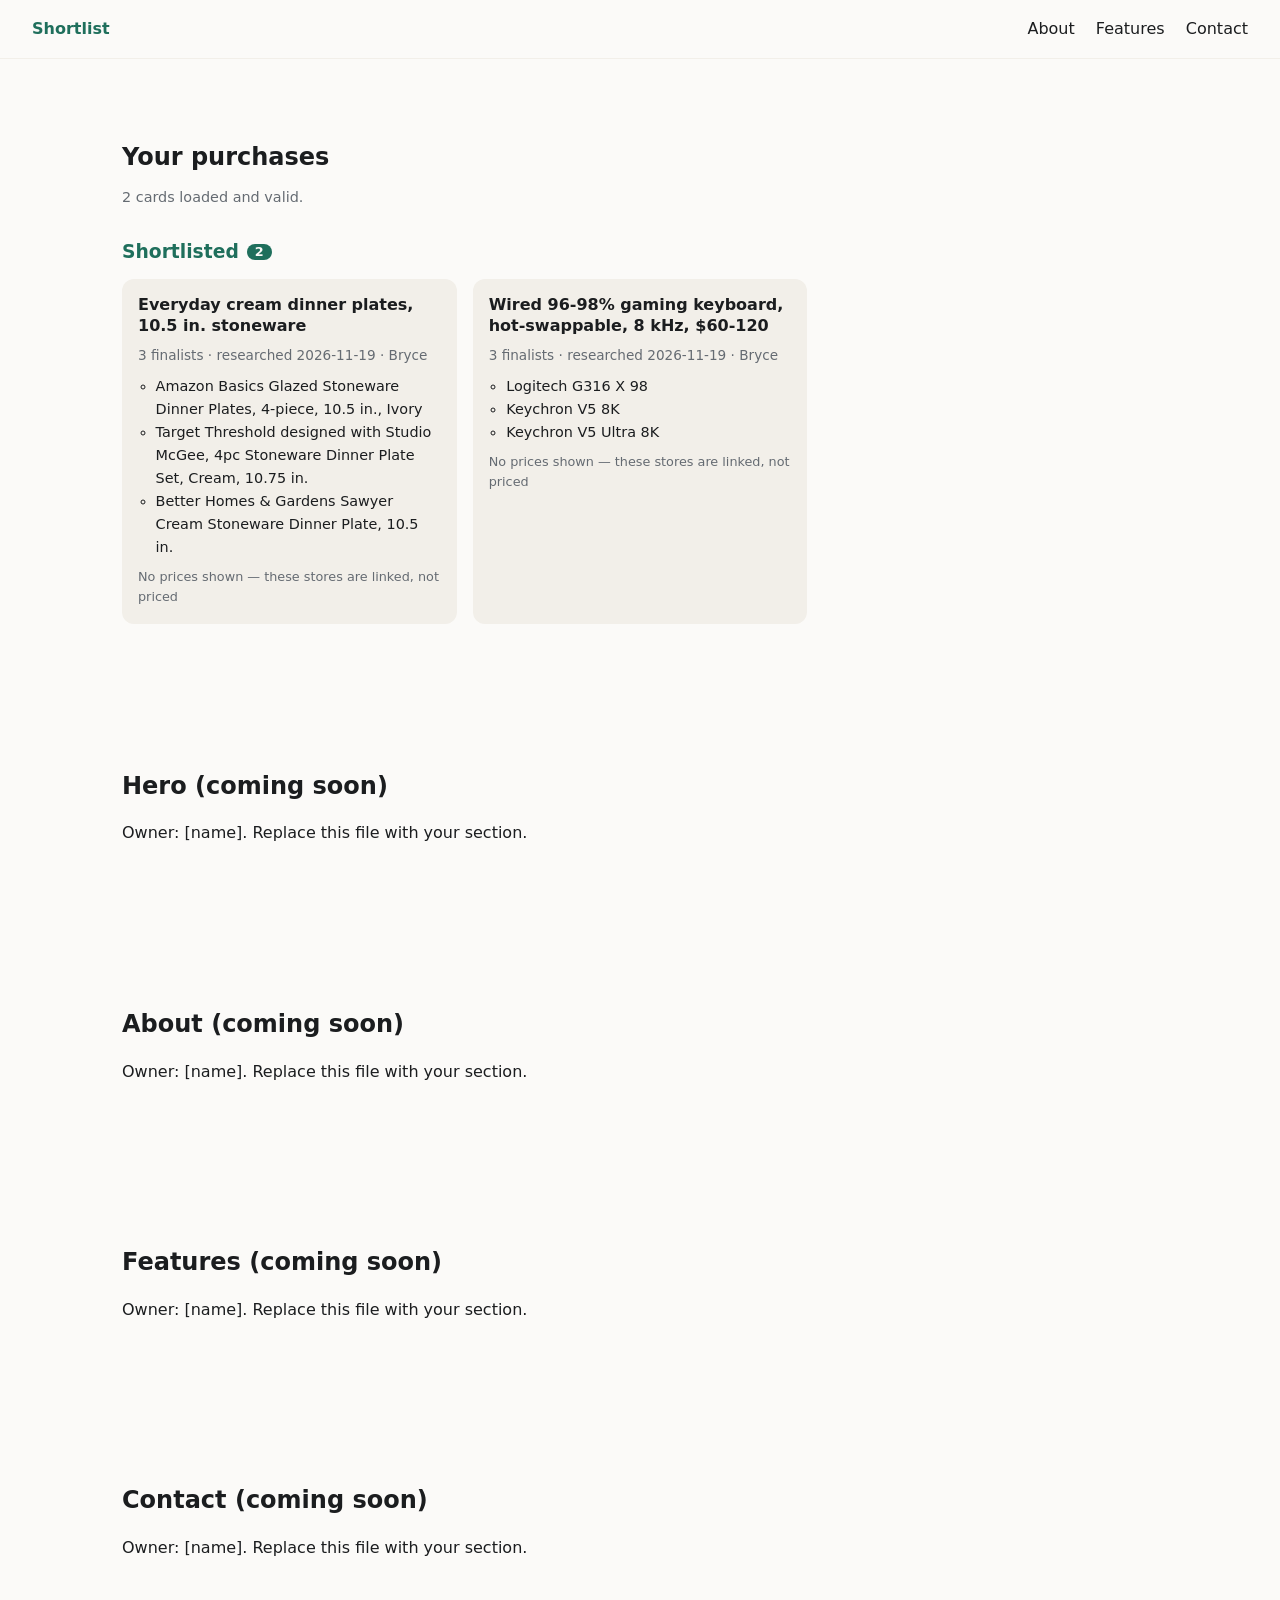
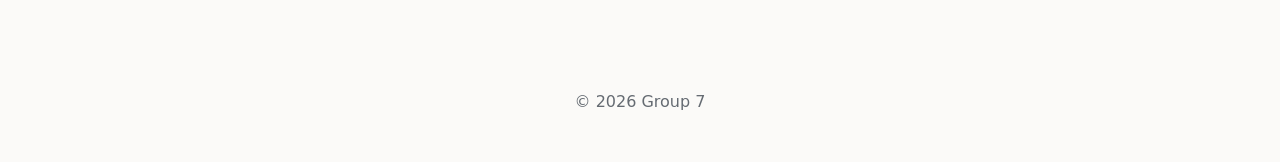
<file: index.html>
<!DOCTYPE html>
<html lang="en">
<head>
  <meta charset="UTF-8">
  <meta name="viewport" content="width=device-width, initial-scale=1">
  <title>Shortlist</title>
  <link rel="stylesheet" href="styles.css">
</head>
<body>
  <!-- Lead owns this file. Teammates edit only their file in sections/. -->
  <header class="site-header">
    <a class="logo" href="#hero">Shortlist</a>
    <nav>
      <a href="#about">About</a>
      <a href="#features">Features</a>
      <a href="#contact">Contact</a>
    </nav>
  </header>

  <main>
    <!-- Dashboard (F7): every purchase card under its stage. Drawn by app/dashboard.js. -->
    <section id="dashboard" aria-live="polite"></section>

    <div data-include="sections/hero.html"></div>
    <div data-include="sections/about.html"></div>
    <div data-include="sections/features.html"></div>
    <div data-include="sections/contact.html"></div>
  </main>

  <footer class="site-footer">
    <p>&copy; 2026 Group 7</p>
  </footer>

  <script type="module" src="app/main.js"></script>
  <script>
    // Loads each section file into the page. Needs a web server (use /preview), not file://.
    document.querySelectorAll('[data-include]').forEach(async (el) => {
      const path = el.dataset.include;
      try {
        const res = await fetch(path);
        if (!res.ok) throw new Error(res.status);
        el.outerHTML = await res.text();
      } catch (err) {
        el.innerHTML = `<p class="include-error">Couldn't load ${path}</p>`;
      }
    });
  </script>
</body>
</html>
</file>
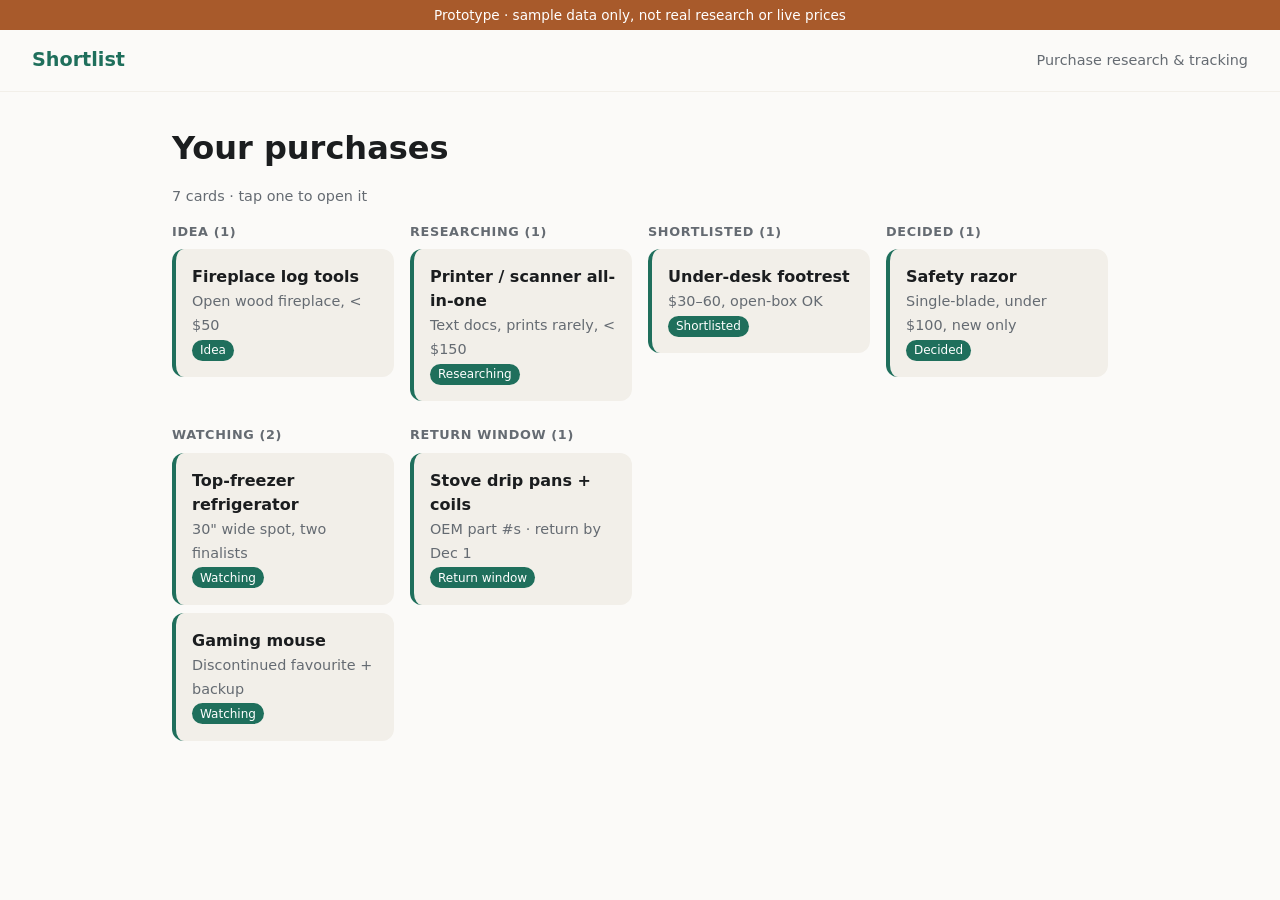
<file: prototype/index.html>
<!doctype html>
<html lang="en">
<head>
<meta charset="utf-8">
<meta name="viewport" content="width=device-width, initial-scale=1">
<title>Shortlist prototype</title>
<!--
  Throwaway prototype of where the Shortlist app is heading (docs/BRIEF.md + docs/PLAN.md).
  Self-contained in prototype/ so it touches none of the team's owned files, and it is NOT
  built the team's way (one file, inline script) — a picture of the goal, not code to copy.
  All data below is SAMPLE data, shaped like data/cards/*.json so it maps onto the real schema.
-->
<style>
  /* Same tokens as ai-group7/styles.css so the prototype looks like the real app will. */
  :root {
    --color-bg: #fbfaf8; --color-surface: #f2efe9; --color-text: #1b1d1f; --color-muted: #656b72;
    --color-primary: #1f6f5c; --color-accent: #a85a2b;
    --color-good: #1f6f5c; --color-warn: #8a5a12; --color-bad: #a33b32;
    --font-body: system-ui, -apple-system, "Segoe UI", Roboto, sans-serif;
    --space-s: .5rem; --space-m: 1rem; --space-l: 2rem; --radius: 12px; --max-width: 1000px;
  }
  * { box-sizing: border-box; }
  body { margin: 0; font-family: var(--font-body); color: var(--color-text); background: var(--color-bg); line-height: 1.5; }
  header { display: flex; justify-content: space-between; align-items: center; gap: var(--space-m);
           padding: var(--space-m) var(--space-l); border-bottom: 1px solid var(--color-surface); }
  header a { color: var(--color-primary); font-weight: 700; text-decoration: none; font-size: 1.2rem; }
  .banner { background: var(--color-accent); color: #fff; text-align: center; font-size: .85rem; padding: .3rem; }
  main { max-width: var(--max-width); margin: 0 auto; padding: var(--space-l); }
  h1 { margin: 0 0 var(--space-s); } h2 { margin-top: var(--space-l); font-size: 1.15rem; }
  .muted { color: var(--color-muted); font-size: .9rem; }

  /* Dashboard: one column per stage group */
  .board { display: grid; grid-template-columns: repeat(auto-fill, minmax(220px, 1fr)); gap: var(--space-m); }
  .stage h3 { font-size: .8rem; text-transform: uppercase; letter-spacing: .05em; color: var(--color-muted); margin: 0 0 var(--space-s); }
  .tile { display: block; background: var(--color-surface); border-radius: var(--radius); padding: var(--space-m);
          margin-bottom: var(--space-s); color: inherit; text-decoration: none; border-left: 4px solid var(--color-primary); }
  .tile:hover { outline: 2px solid var(--color-primary); }
  .tile strong { display: block; }
  .pill { display: inline-block; font-size: .75rem; padding: .1rem .5rem; border-radius: 99px;
          background: var(--color-primary); color: #fff; }

  /* Stage progress bar on the detail view */
  .stages { display: flex; flex-wrap: wrap; gap: 4px; margin: var(--space-m) 0; padding: 0; list-style: none; }
  .stages li { font-size: .75rem; padding: .2rem .5rem; border-radius: 99px; background: var(--color-surface); color: var(--color-muted); }
  .stages li.done { background: #d9e8e3; color: var(--color-primary); }
  .stages li.now { background: var(--color-primary); color: #fff; font-weight: 600; }

  table { width: 100%; border-collapse: collapse; font-size: .92rem; }
  th, td { text-align: left; padding: .45rem .5rem; border-bottom: 1px solid var(--color-surface); vertical-align: top; }
  th { color: var(--color-muted); font-weight: 600; font-size: .8rem; }
  .tier { font-size: .75rem; padding: .05rem .45rem; border-radius: 99px; white-space: nowrap; }
  .tier.most-credible { background: #d9e8e3; color: var(--color-good); }
  .tier.fair { background: #f1e6d3; color: var(--color-warn); }
  .tier.low { background: #f3dcd9; color: var(--color-bad); }
  .lowest { color: var(--color-good); font-weight: 600; font-size: .75rem; }
  .unpriced td { color: var(--color-muted); font-style: italic; }
  .verdict { padding: var(--space-m); border-radius: var(--radius); background: var(--color-surface); border-left: 4px solid; margin-top: var(--space-m); }
  .verdict.real { border-color: var(--color-good); } .verdict.normal { border-color: var(--color-warn); } .verdict.inflated { border-color: var(--color-bad); }

  .finalists { display: grid; grid-template-columns: repeat(auto-fit, minmax(220px, 1fr)); gap: var(--space-m); }
  .finalist { background: var(--color-surface); border-radius: var(--radius); padding: var(--space-m); }
  .choose li { margin-bottom: .3rem; }
  textarea { width: 100%; min-height: 220px; font: .85rem ui-monospace, Consolas, monospace; padding: var(--space-s);
             border: 1px solid #ddd; border-radius: var(--radius); background: #fff; color: var(--color-text); }
  button { background: var(--color-primary); color: #fff; border: 0; border-radius: var(--radius); padding: .5rem 1rem; font: inherit; cursor: pointer; }
  .back { display: inline-block; margin-bottom: var(--space-m); color: var(--color-primary); }

  @media (max-width: 600px) {
    header, main { padding: var(--space-m); }
    th, td { padding: .35rem .3rem; font-size: .85rem; }
  }
</style>
</head>
<body>
<div class="banner">Prototype · sample data only, not real research or live prices</div>
<header><a href="#">Shortlist</a><span class="muted">Purchase research &amp; tracking</span></header>
<main id="app"></main>

<script>
// Stage list copied from ai-group7/app/schema.js so the prototype uses the same vocabulary.
const STAGES = ['idea','researching','shortlisted','decided','watching','bought','return-window','owned','closed'];
const LABEL = s => s.replace('-', ' ').replace(/^./, c => c.toUpperCase());

// Sample cards. Items come from the brief's demo list (§10). The razor prices echo what the
// real fetcher reported in PLAN.md F9; everything else is invented to show the layout.
const CARDS = [
  {
    slug: 'safety-razor', title: 'Safety razor', stage: 'decided', researched_on: '2026-11-19',
    brief: 'Single-blade, under $100, new only',
    sources: [
      { name: 'Independent lab-style review (sample)', tier: 'most-credible', dated: '2026-03-02' },
      { name: 'Manufacturer spec pages', tier: 'fair', dated: 'not stated' },
      { name: 'Shaving forum owner thread', tier: 'low', dated: '2025-10-14' },
    ],
    finalists: [
      { name: 'Leaf Two', why: 'Pivoting head, forgiving for beginners' },
      { name: 'Henson razor', why: 'Very low blade exposure, machined aluminum' },
    ],
    compare: [
      ['Blade type', 'Half or full blade', 'Standard double-edge'],
      ['Head', 'Pivoting', 'Fixed'],
      ['Weight', 'Not published', '~2 oz'],
      ['Blade cost / yr', '~$15 (sample)', '~$10 (sample)'],
      ['Total cost, yr 1', '~$94', '~$115'],
    ],
    choose_if: [
      { condition: 'you have never used a safety razor', pick: 'Leaf Two' },
      { condition: 'you shave more than four times a week', pick: 'Henson razor' },
    ],
    prices: [
      { store: 'leafshave.com', product: 'Leaf Two', total: 79.00, was: 109.00, stock: 'In stock', checked: '2026-11-20 09:17' },
      { store: 'hensonshaving.com', product: 'Henson razor', total: 105.00, was: 150.96, stock: 'In stock', checked: '2026-11-20 09:17' },
      { store: 'Amazon', product: 'Leaf Two', total: null, url: '#' },
    ],
    sale: { list: 109, low: 69, high: 109, today: 79, verdict: 'real', target: 75 },
  },
  { slug: 'fridge', title: 'Top-freezer refrigerator', stage: 'watching', researched_on: '2026-11-12', brief: '30" wide spot, two finalists' },
  { slug: 'printer', title: 'Printer / scanner all-in-one', stage: 'researching', researched_on: '2026-11-18', brief: 'Text docs, prints rarely, < $150' },
  { slug: 'fireplace', title: 'Fireplace log tools', stage: 'idea', researched_on: '2026-11-19', brief: 'Open wood fireplace, < $50' },
  { slug: 'footrest', title: 'Under-desk footrest', stage: 'shortlisted', researched_on: '2026-11-15', brief: '$30–60, open-box OK' },
  { slug: 'drip-pans', title: 'Stove drip pans + coils', stage: 'return-window', researched_on: '2026-11-01', brief: 'OEM part #s · return by Dec 1' },
  { slug: 'mouse', title: 'Gaming mouse', stage: 'watching', researched_on: '2026-11-10', brief: 'Discontinued favourite + backup' },
];

const money = n => '$' + n.toFixed(2);
const esc = s => String(s).replace(/[&<>"]/g, c => ({ '&':'&amp;','<':'&lt;','>':'&gt;','"':'&quot;' }[c]));

// Dashboard (PLAN F7 + F3): cards grouped under their stage, only stages that have cards.
function dashboard() {
  const groups = STAGES.map(s => [s, CARDS.filter(c => c.stage === s)]).filter(([, cs]) => cs.length);
  return `<h1>Your purchases</h1><p class="muted">${CARDS.length} cards · tap one to open it</p>
  <div class="board">${groups.map(([s, cs]) => `<section class="stage"><h3>${LABEL(s)} (${cs.length})</h3>
    ${cs.map(c => `<a class="tile" href="#${c.slug}"><strong>${esc(c.title)}</strong>
      <span class="muted">${esc(c.brief)}</span><br><span class="pill">${LABEL(c.stage)}</span></a>`).join('')}
  </section>`).join('')}</div>`;
}

// Price table (PLAN F5): cheapest total first; stores we may not republish get their own
// "price not shown" row instead of a blank cell (decision 0005).
function priceTable(c) {
  const priced = c.prices.filter(p => p.total != null).sort((a, b) => a.total - b.total);
  const unpriced = c.prices.filter(p => p.total == null);
  const rows = priced.map((p, i) => `<tr><td>${esc(p.store)}${i === 0 ? '<br><span class="lowest">Lowest today</span>' : ''}</td>
      <td>${esc(p.product)}</td><td>${money(p.total)}<br><span class="muted"><s>${money(p.was)}</s></span></td>
      <td>${esc(p.stock)}</td><td class="muted">${esc(p.checked)}</td></tr>`).join('')
    + unpriced.map(p => `<tr class="unpriced"><td>${esc(p.store)}</td><td>${esc(p.product)}</td>
      <td colspan="3">Price not shown — <a href="${p.url}">see at ${esc(p.store)} →</a></td></tr>`).join('');
  const s = c.sale, words = { real: 'Real deal', normal: 'Normal price', inflated: 'Inflated list price' };
  return `<table><thead><tr><th>Store</th><th>Product</th><th>Total</th><th>Stock</th><th>Checked</th></tr></thead>
    <tbody>${rows}</tbody></table>
    <h2>Is the sale real?</h2>
    <table><thead><tr><th>List</th><th>All-time low</th><th>All-time high</th><th>Today</th></tr></thead>
    <tbody><tr><td>${money(s.list)}</td><td>${money(s.low)}</td><td>${money(s.high)}</td><td>${money(s.today)}</td></tr></tbody></table>
    <div class="verdict ${s.verdict}"><strong>${words[s.verdict]}.</strong> Target price: ${money(s.target)}.</div>`;
}

// Share message (PLAN F6 / brief §6): one plain-text message, no markdown.
function shareText(c) {
  const cheapest = name => c.prices.filter(p => p.product === name && p.total != null).sort((a, b) => a.total - b.total)[0];
  const lines = [`Pick: ${c.choose_if[0].pick} if ${c.choose_if[0].condition}.`, ''];
  c.finalists.forEach((f, i) => {
    const p = cheapest(f.name);
    lines.push(`${i + 1}. ${f.name}`, `- ${p ? money(p.total) + ' at ' + p.store : 'Price not shown'}`, `- ${f.why}`, '');
  });
  lines.push(c.choose_if.map(b => `${b.pick} = ${b.condition}`).join(' / '), 'Prices may change.');
  return lines.join('\n');
}

function detail(c) {
  const at = STAGES.indexOf(c.stage);
  const head = `<a class="back" href="#">← All purchases</a><h1>${esc(c.title)}</h1>
    <p class="muted">${esc(c.brief)} · researched ${c.researched_on}</p>
    <ul class="stages">${STAGES.map((s, i) => `<li class="${i < at ? 'done' : i === at ? 'now' : ''}">${LABEL(s)}</li>`).join('')}</ul>`;
  if (!c.sources) return head + `<p class="muted">This sample card only has a title so far. Open <a href="#safety-razor">Safety razor</a> to see a fully researched card.</p>`;
  return head + `
    <h2>1 · Sources</h2>
    <table><thead><tr><th>Source</th><th>Credibility</th><th>Dated</th></tr></thead><tbody>
      ${c.sources.map(s => `<tr><td>${esc(s.name)}</td><td><span class="tier ${s.tier}">${s.tier.replace('-', ' ')}</span></td><td>${esc(s.dated)}</td></tr>`).join('')}
    </tbody></table>

    <h2>2 · Finalists</h2>
    <div class="finalists">${c.finalists.map(f => `<div class="finalist"><strong>${esc(f.name)}</strong><br><span class="muted">${esc(f.why)}</span></div>`).join('')}</div>

    <h2>3 · Comparison</h2>
    <table><thead><tr><th>Factor</th>${c.finalists.map(f => `<th>${esc(f.name)}</th>`).join('')}</tr></thead><tbody>
      ${c.compare.map(r => `<tr>${r.map((v, i) => i ? `<td>${esc(v)}</td>` : `<th>${esc(v)}</th>`).join('')}</tr>`).join('')}
    </tbody></table>
    <ul class="choose">${c.choose_if.map(b => `<li>Choose <strong>${esc(b.pick)}</strong> if ${esc(b.condition)}.</li>`).join('')}</ul>

    <h2>4 · Where it's cheapest</h2>${priceTable(c)}

    <h2>5 · Share</h2>
    <textarea id="share" readonly>${esc(shareText(c))}</textarea>
    <p><button id="copy">Copy message</button> <span id="copied" class="muted"></span></p>`;
}

// Tiny hash router: "#" = dashboard, "#slug" = that card.
function render() {
  const card = CARDS.find(c => c.slug === location.hash.slice(1));
  document.getElementById('app').innerHTML = card ? detail(card) : dashboard();
  window.scrollTo(0, 0);
  const btn = document.getElementById('copy');
  if (btn) btn.onclick = () => navigator.clipboard.writeText(document.getElementById('share').value)
    .then(() => document.getElementById('copied').textContent = 'Copied!')
    .catch(() => document.getElementById('copied').textContent = 'Select the text and copy it manually.');
}
addEventListener('hashchange', render);
render();
</script>
</body>
</html>
</file>
<file: styles.css>
/* Lead owns this file. Sections use these variables; never hard-code colors or fonts. */
:root {
  --color-bg: #fbfaf8;        /* warm off-white */
  --color-surface: #f2efe9;   /* table rows, cards */
  --color-text: #1b1d1f;
  --color-muted: #656b72;     /* timestamps, "checked on" */
  --color-primary: #1f6f5c;   /* deep green */
  --color-accent: #a85a2b;    /* clay, for badges */

  /* Verdict colours for "Is the sale real?" — defined centrally so four
     teammates don't each invent their own red. All pairs checked against
     --color-bg: every one passes WCAG AA for normal text. */
  --color-good: #1f6f5c;      /* real deal        5.77:1 */
  --color-warn: #8a5a12;      /* normal price     5.67:1 */
  --color-bad:  #a33b32;      /* inflated list    6.23:1 */

  --font-body: system-ui, -apple-system, "Segoe UI", Roboto, sans-serif;
  --font-heading: var(--font-body);  /* [pick a heading font] */

  --space-s: 0.5rem;
  --space-m: 1rem;
  --space-l: 2rem;
  --space-xl: 4rem;
  --radius: 12px;
  --max-width: 1100px;
}

/* Anchor targets must clear the sticky header. Without this, clicking a nav link puts the
   section's top edge at y=0 — underneath .site-header — hiding its heading. Desktop happened to
   survive on section padding alone; the 600px breakpoint shrinks that padding while the stacked
   header grows, so the heading went 40px under it. See BUGLOG BUG-001. */
html { scroll-padding-top: 6rem; }

* { box-sizing: border-box; }
body { margin: 0; font-family: var(--font-body); color: var(--color-text); background: var(--color-bg); line-height: 1.6; }
h1, h2, h3 { font-family: var(--font-heading); line-height: 1.2; }
img { max-width: 100%; height: auto; }

.site-header { display: flex; justify-content: space-between; align-items: center; padding: var(--space-m) var(--space-l); position: sticky; top: 0; background: var(--color-bg); border-bottom: 1px solid var(--color-surface); z-index: 10; }
.site-header nav a { margin-left: var(--space-m); color: var(--color-text); text-decoration: none; }
.logo { font-weight: 700; color: var(--color-primary); text-decoration: none; }

main > section { padding: var(--space-xl) var(--space-l); max-width: var(--max-width); margin: 0 auto; }
.site-footer { text-align: center; padding: var(--space-l); color: var(--color-muted); }
.include-error { color: #c00; text-align: center; }

@media (max-width: 600px) {
  .site-header { flex-direction: column; gap: var(--space-s); }
  .site-header nav a { margin: 0 var(--space-s); }
  main > section { padding: var(--space-l) var(--space-m); }
}

/* Data layer status and errors (F2). A broken card has to be visible, not silent — the whole
   point of validating is that someone notices. */
.data-ok { color: var(--color-muted); font-size: 0.9rem; }
.data-problems { border-left: 4px solid var(--color-bad); background: var(--color-surface); padding: var(--space-m); border-radius: 0 var(--radius) var(--radius) 0; }
.data-problems code { font-family: ui-monospace, Menlo, Consolas, monospace; font-size: 0.85em; }
.data-problems ul { margin: var(--space-s) 0; }

/* Dashboard (F7). Scoped under #dashboard so a teammate's component can't collide with it.
   The card entries are intentionally plain: F3 owns how a single card looks. */
#dashboard h2 { margin-bottom: var(--space-s); }
#dashboard .dash-stage { margin-top: var(--space-l); }
#dashboard .dash-stage h3 { display: flex; align-items: center; gap: var(--space-s); margin: 0 0 var(--space-m); color: var(--color-primary); }
/* The count sits in the heading because a stage name without a number answers half the question. */
#dashboard .dash-count { background: var(--color-primary); color: var(--color-bg); font-size: 0.8rem; border-radius: var(--radius); padding: 0 var(--space-s); }
#dashboard .dash-cards { list-style: none; margin: 0; padding: 0; display: grid; gap: var(--space-m); grid-template-columns: repeat(auto-fill, minmax(260px, 1fr)); }
#dashboard .dash-card { background: var(--color-surface); border-radius: var(--radius); padding: var(--space-m); }
#dashboard .dash-card h4 { margin: 0 0 var(--space-s); font-family: var(--font-heading); line-height: 1.3; }
#dashboard .dash-meta { margin: 0 0 var(--space-s); color: var(--color-muted); font-size: 0.85rem; }
#dashboard .dash-finalists { margin: 0 0 var(--space-s); padding-left: 1.1rem; font-size: 0.9rem; }
#dashboard .dash-price-note { margin: 0; color: var(--color-muted); font-size: 0.8rem; }
</file>
